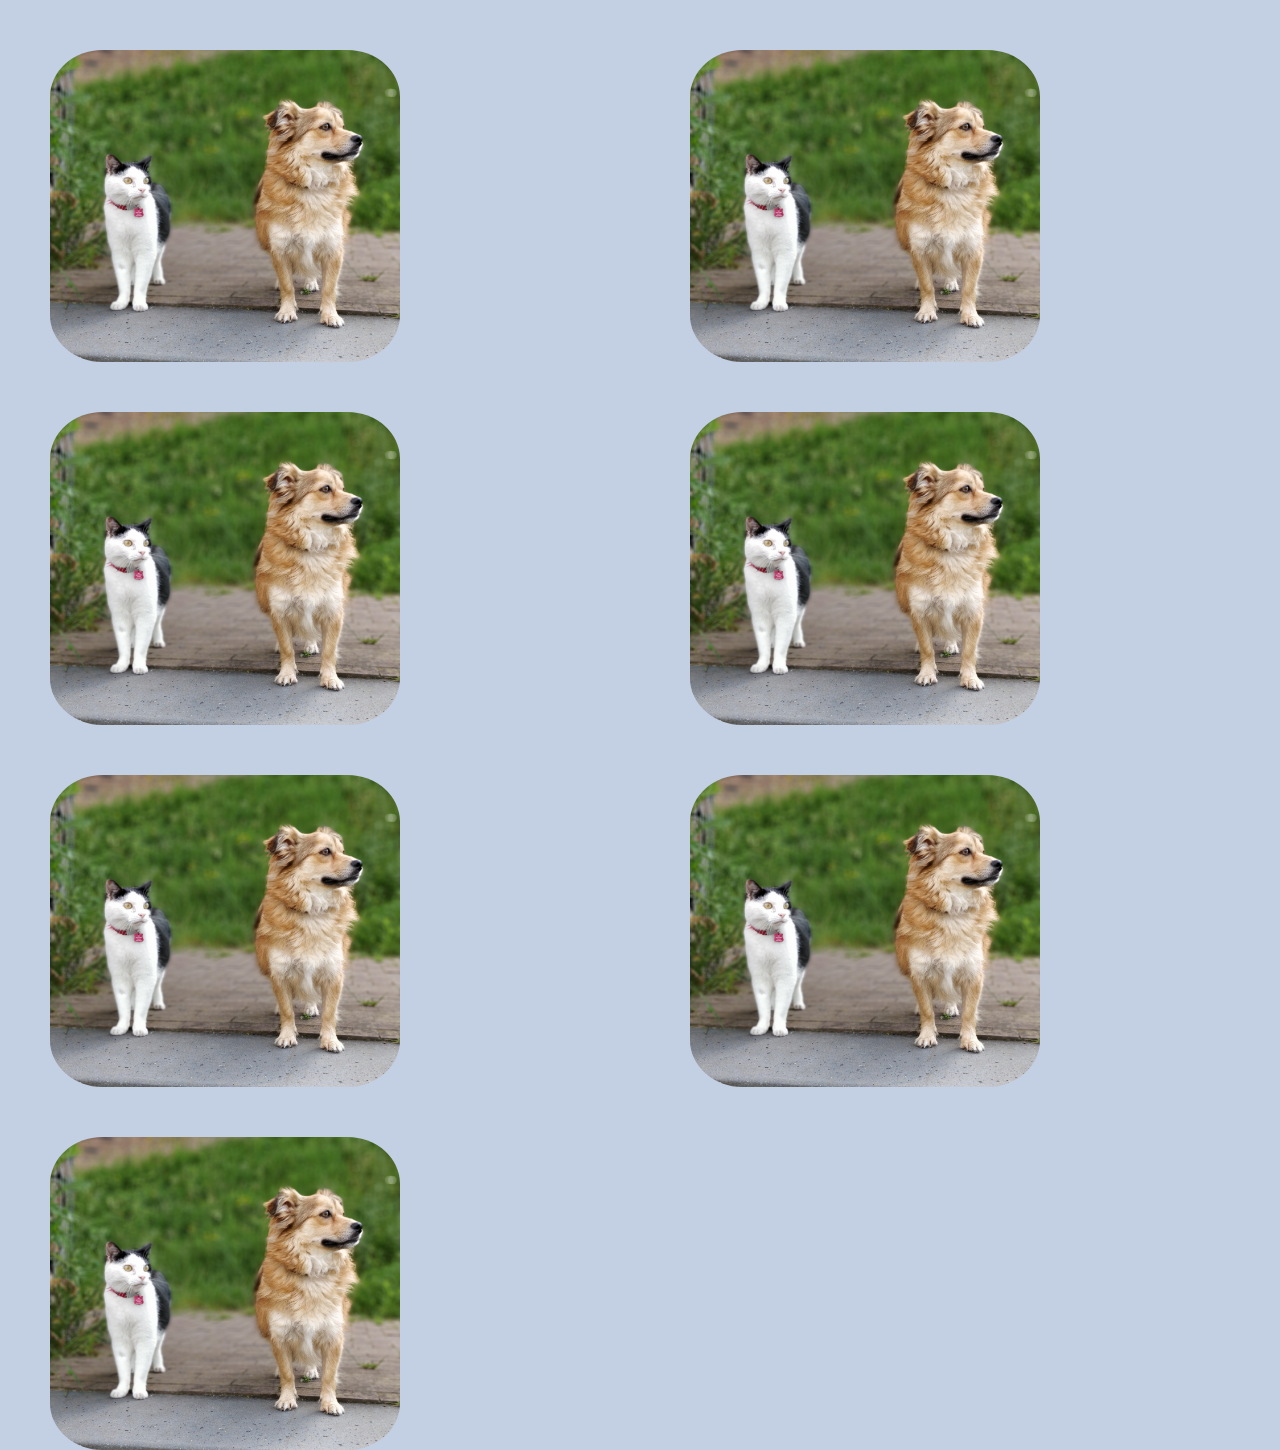
<file: Advanced CSS - Opdracht 2/index.html>
<!DOCTYPE html>
<html>
    <head>
        <meta charset="UTF-8">
        <meta name="viewport" content="width=device-width, initial-scale=1.0">
        <meta http-equiv="X-UA-Compatible" content="ie=edge">
        <link rel="stylesheet" href="./styles/style.css">
        <title>Advanced CSS opdracht 2</title>    
    </head>

    <body>
        <div class="content">

            <div class="container">
                <div class="container__inhoud">
                    <div class="container__img">
                        <img class="container__img--foto" src="ichi_suey.jpg" alt="foto huisdieren">
                    </div>
                    <div class="container__btn">
                        <button class="container__btn--knop" type="button"> Read More! </button>
                    </div>
                </div>
            </div>

            <div class="container">
                <div class="container__content">
                    <div class="container__img">
                        <img class="container__img--foto" src="ichi_suey.jpg" alt="foto huisdieren">
                    </div>
                    <div class="container__btn">
                        <button class="container__btn--knop" type="button"> Read More! </button>
                    </div>
                </div>
            </div>

            <div class="container">
                <div class="container__content">
                    <div class="container__img">
                        <img class="container__img--foto" src="ichi_suey.jpg" alt="foto huisdieren">
                    </div>
                    <div class="container__btn">
                        <button class="container__btn--knop" type="button"> Read More! </button>
                    </div>
                </div>
            </div>

            <div class="container">
                <div class="container__content">
                    <div class="container__img">
                        <img class="container__img--foto" src="ichi_suey.jpg" alt="foto huisdieren">
                    </div>
                    <div class="container__btn">
                        <button class="container__btn--knop" type="button"> Read More! </button>
                    </div>
                </div>
            </div>

            <div class="container">
                <div class="container__content">
                    <div class="container__img">
                        <img class="container__img--foto" src="ichi_suey.jpg" alt="foto huisdieren">
                    </div>
                    <div class="container__btn">
                        <button class="container__btn--knop" type="button"> Read More! </button>
                    </div>
                </div>
            </div>

            <div class="container">
                <div class="container__content">
                    <div class="container__img">
                        <img class="container__img--foto" src="ichi_suey.jpg" alt="foto huisdieren">
                    </div>
                    <div class="container__btn">
                        <button class="container__btn--knop" type="button"> Read More! </button>
                    </div>
                </div>
            </div>

            <div class="container">
                <div class="container__content">
                    <div class="container__img">
                        <img class="container__img--foto" src="ichi_suey.jpg" alt="foto huisdieren">
                    </div>
                    <div class="container__btn">
                        <button class="container__btn--knop" type="button"> Read More! </button>
                    </div>
                </div>
            </div>


        </div>


    </body>

</html>
</file>
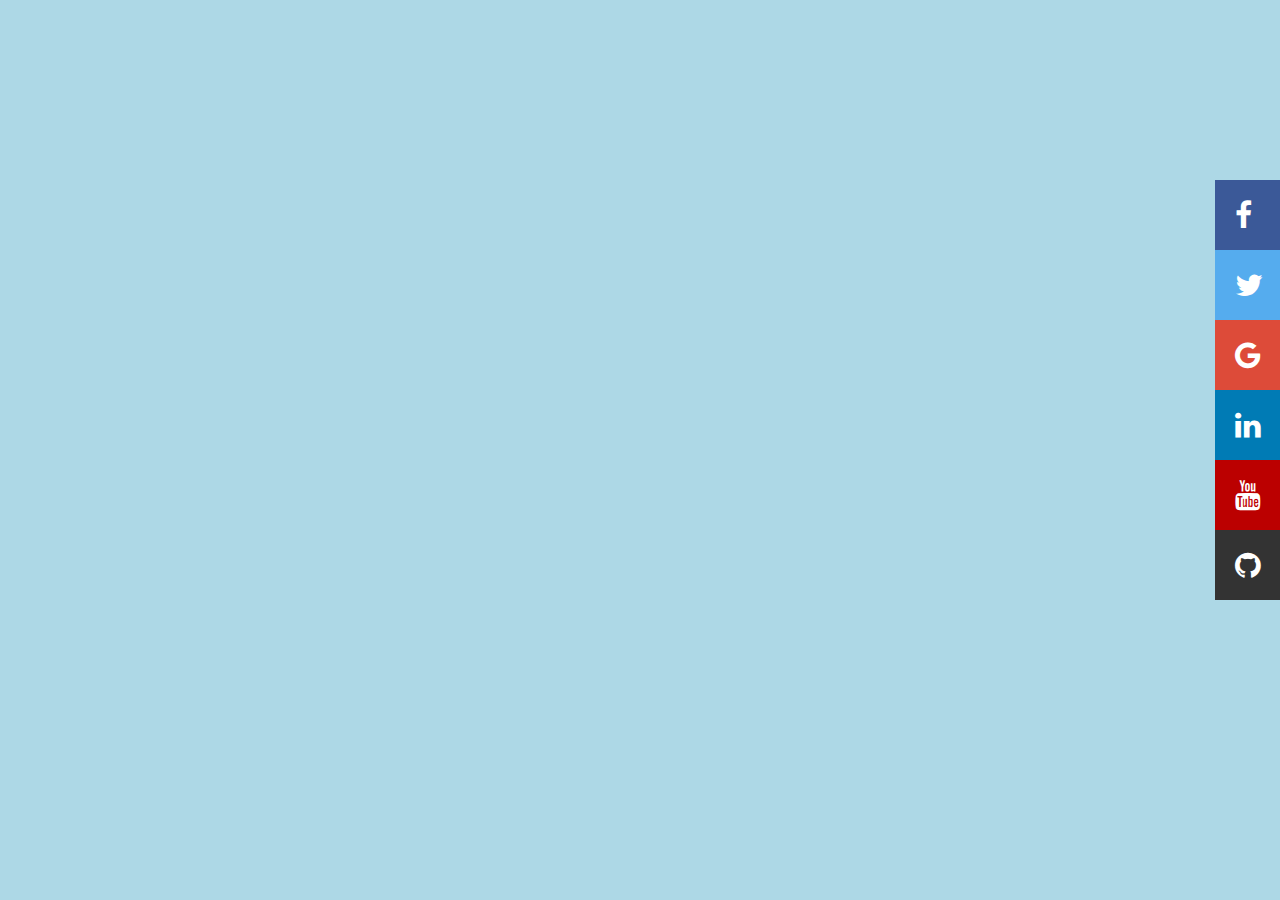
<file: Advanced CSS - Opdracht 3/index.html>
<!DOCTYPE html>
<html> 
    <head>
        <meta charset="UTF-8">
        <meta name="viewport" content="width=device-width, initial-scale=1.0">
        <meta http-equiv="X-UA-Compatible" content="ie=edge">
        <link rel="stylesheet" href="./styles/style.css">
        <link rel="stylesheet" href="https://cdnjs.cloudflare.com/ajax/libs/font-awesome/4.7.0/css/font-awesome.min.css">
        <title>Advanced CSS opdracht 3</title>    
    </head>

    <body>
        <div class="icons">
         
            <a href="#" class="fa fa-facebook" ></a>
            <a href="#" class="fa fa-twitter" target="_blank"></a>
            <a href="#" class="fa fa-google" target="_blank"></a>
            <a href="#" class="fa fa-linkedin" target="_blank"></a>
            <a href="#" class="fa fa-youtube" target="_blank"></a>
            <a href="#" class="fa fa-github" target="_blank"></a>

        </div>
    </body>


</html>
</file>
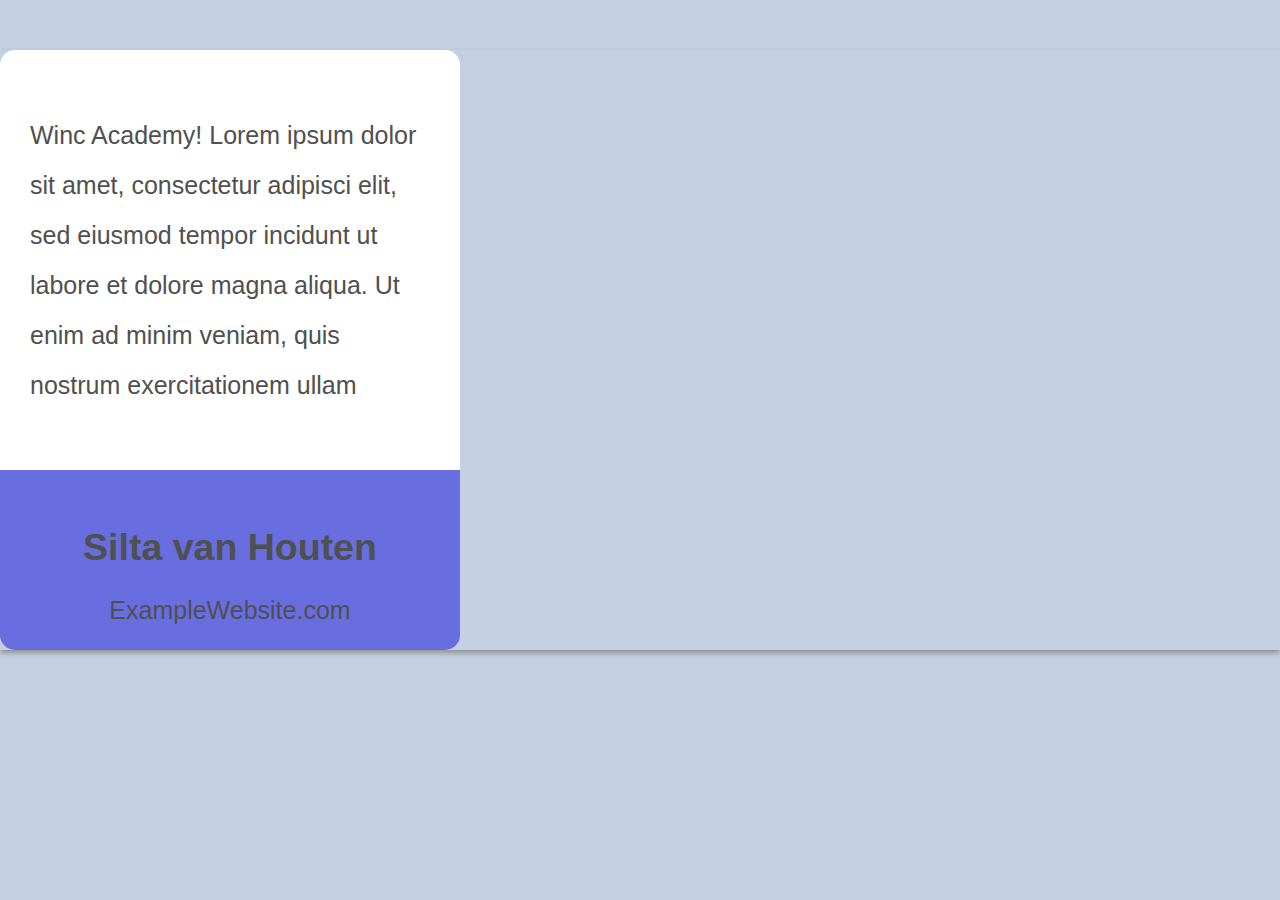
<file: Assignment Advanced CSS/index.html>
<!DOCTYPE html>
<html>
    <head>
        <meta charset="UTF-8">
        <meta name="viewport" content="width=device-width, initial-scale=1.0">
        <meta http-equiv="X-UA-Compatible" content="ie=edge">
        <link rel="stylesheet" href="./styles/style.css">
        <title>Advanced CSS</title>    
    </head>

    <body>
        <main>
            <div class="main">
                <p class="main__p">Winc Academy!  Lorem ipsum dolor sit amet, consectetur adipisci elit, sed eiusmod tempor incidunt ut labore et dolore magna aliqua. Ut enim ad minim veniam, quis nostrum exercitationem ullam </p>
            </div>
        </main>

        <footer>
            <div class="footer">
                <!-- <img src="Sil.jpg" alt="Foto van Sil" class="footer__img"> -->
                <h2 class="footer__h2"> Silta van Houten</h2>
                <p class="footer__p">ExampleWebsite.com </p>
            </div>

        </footer>


    </body>

</html>
</file>
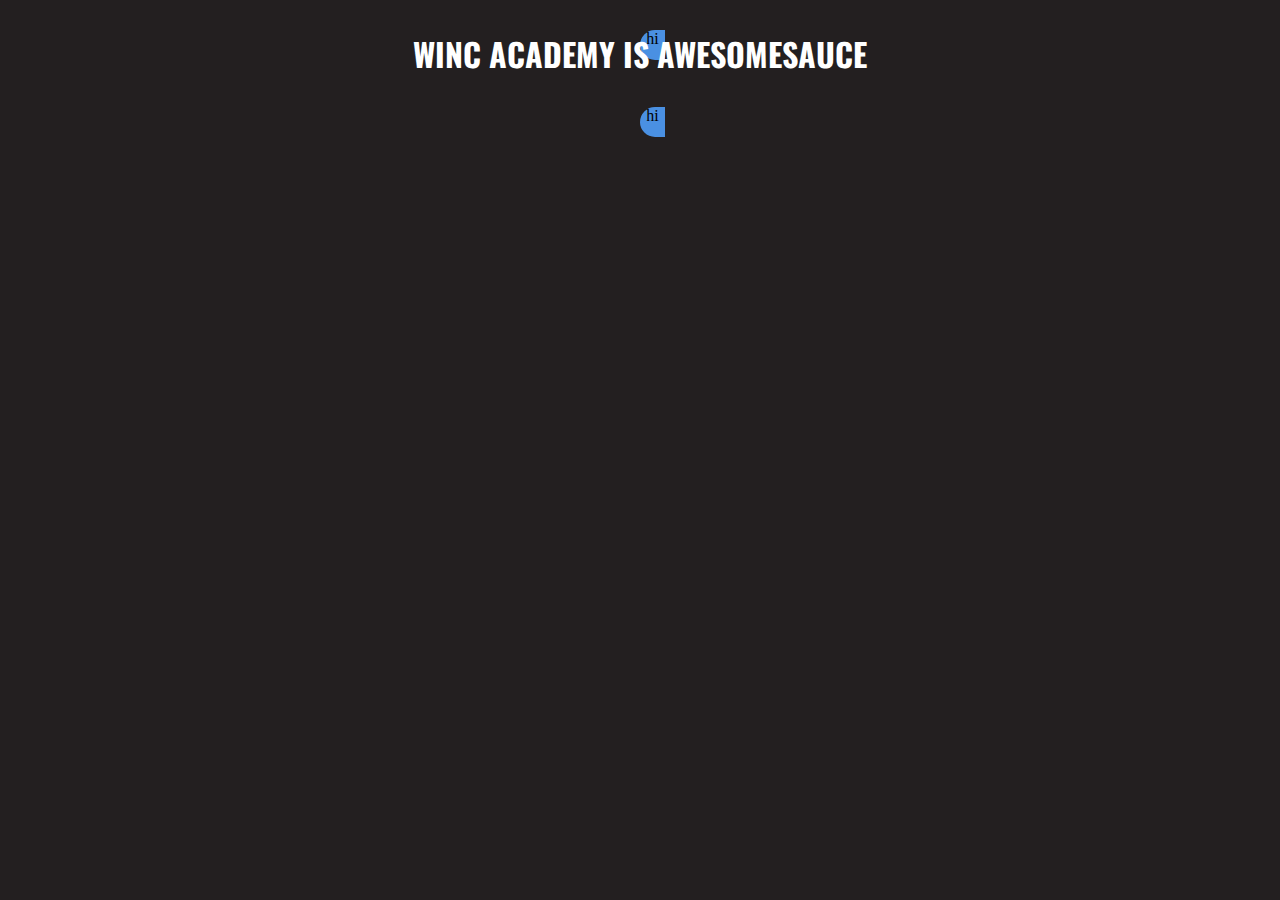
<file: CSS Pseudo elements/index.html>
<!DOCTYPE html>
<html>
    <head>
        <meta charset="UTF-8">
        <meta name="viewport" content="width=device-width, initial-scale=1.0">
        <meta http-equiv="X-UA-Compatible" content="ie=edge">
        <link rel="stylesheet" type="text/css" href="style.css">
        <title>CSS Pseudo Elements</title>    
    </head>

    <body>
        <p>
            <h1> Winc Academy is Awesomesauce</h1>
        </p>
   

    </body>
</html>
</file>
<file: Advanced CSS - Opdracht 2/styles/style.css>
/* BACKGROUND COLORS */
/* BUTTON COLORS */
* {
  margin: 0;
}

body {
  background: #c3cfe2;
}

.content {
  display: flex;
  justify-content: center;
  flex-direction: column;
}

.container {
  position: relative;
  width: 50%;
}
.container__img--foto {
  display: block;
  width: 350px;
  margin-top: 50px;
  margin-left: 50px;
  border-radius: 15%;
}
.container__btn--knop {
  position: absolute;
  top: 40%;
  left: 30%;
  cursor: pointer;
  width: 150px;
  height: 50px;
  color: #4e4b4b;
  border: white solid 2px;
  background-color: #fff;
}
.container__btn {
  position: absolute;
  top: 50px;
  bottom: 0;
  left: 50px;
  right: 0;
  border-radius: 15%;
  width: 350px;
  height: auto;
  opacity: 0;
  transition: 0.5s ease;
  text-align: center;
  background-color: #779e1c;
}
.container__btn:hover {
  opacity: 1;
}

/* MEDIA QUERIES */
@media screen and (min-width: 1024) {
  .content {
    display: grid;
    grid-template-rows: auto;
    grid-template-columns: 1fr 1fr 1fr;
  }
}
@media screen and (min-width: 768px) {
  .content {
    display: grid;
    grid-template-rows: auto;
    grid-template-columns: 1fr 1fr;
  }
}
@media screen and (max-width: 480px) {
  .content {
    display: grid;
    grid-template-rows: auto;
    grid-template-columns: 1fr;
  }
}/*# sourceMappingURL=style.css.map */
</file>
<file: Advanced CSS - Opdracht 3/styles/style.css>
/* ICON COLOR */
.fa {
  color: #fff;
}

/* ICONS BACKGROUND COLOR */
.fa-facebook {
  background: #3b5998;
}

.fa-twitter {
  background: #55ACEE;
}

.fa-google {
  background: #dd4b39;
}

.fa-linkedin {
  background: #007bb5;
}

.fa-youtube {
  background: #bb0000;
}

.fa-instagram {
  background: #125688;
}

.fa-github {
  background: #333;
}

* {
  margin: 0;
}

body {
  background-color: lightblue;
}

.icons {
  display: flex;
  flex-direction: column;
  position: fixed;
  right: 0%;
  top: 20%;
  width: 250px;
  transform: translateX(185px);
}
.icons a {
  padding: 20px;
  font-size: 30px;
  text-align: left;
  text-decoration: none;
}
.icons a:hover {
  opacity: 0.7;
  transform: translateX(-150px);
  transition: 1.5s all;
}
.icons a-facebook::after {
  content: "Like my Facebookpage";
}
.icons a-twitter::after {
  content: "Follow me on Twitter";
}
.icons a-linkedin::after {
  content: "Connect on LinkedIn";
}
.icons a-google::after {
  content: "Find me on Google";
}
.icons a-github::after {
  content: "See my projects on Github";
}
.icons a-youtube::after {
  content: "Like my YouTube page";
}/*# sourceMappingURL=style.css.map */
</file>
<file: Assignment Advanced CSS/styles/style.css>
/* BACKGROUND COLORS */
/* TEXT */
* {
  margin: 0;
}

body {
  background: #c3cfe2;
  box-shadow: 0 3px 5px #919090;
  font-size: 25px;
  color: #505050;
  line-height: 2;
  font-family: Helvetica;
  padding: 0;
  margin-top: 50px;
}

main {
  background: #fff;
  width: 400px;
  height: 300px;
  border-radius: 15px 15px 0 0;
  padding: 60px 30px;
}

footer {
  background: #686de0;
  width: 400px;
  height: 100px;
  padding: 40px 30px;
  border-radius: 0 0 15px 15px;
  text-align: center;
}/*# sourceMappingURL=style.css.map */
</file>
<file: CSS Pseudo elements/style.css>
@import url("https://fonts.googleapis.com/css?family=Oswald:700");

body {
  background:#231F20;
  text-align:center;
}

h1 {
  color:#FFF;
  font-family:'Oswald';
  font-weight:700;
  position:relative;  
  margin:30px auto;
  text-transform:uppercase;
  width:550px;
}

p::before /*p::after*/ {
    content: 'hi';
    background:#4A90E2;
    display: inline;
    width: 25px;
    height: 30px;
    position: absolute;
}

p::before {
    border-bottom-left-radius: 15px;
    border-top-left-radius: 15px;;
}

p::after {
    border-bottom-right-radius: 15px;
    border-top-right-radius: 15px;;
}

selector for the left semicircle, selector for the right semicircle {
  /* properties of both semicircles:  */
  /* - Winc-blue background ... background:#4A90E2; */
  /* - content is empty string  */
  /* - display... block? Inline-block? */
  /* - how many px should the height be? */
  /* - how many px should the width be? */
  /* - absolute position */
}

selector for the left semicircle {  
/* border radius, generator: <http://border-radius.com/> */
/* Position your semicircle using left and top */
}

selector for the right semicircle {  
/* border radius, generator: <http://border-radius.com/> */
/* Position your semicircle using left and top */
}
</file>
